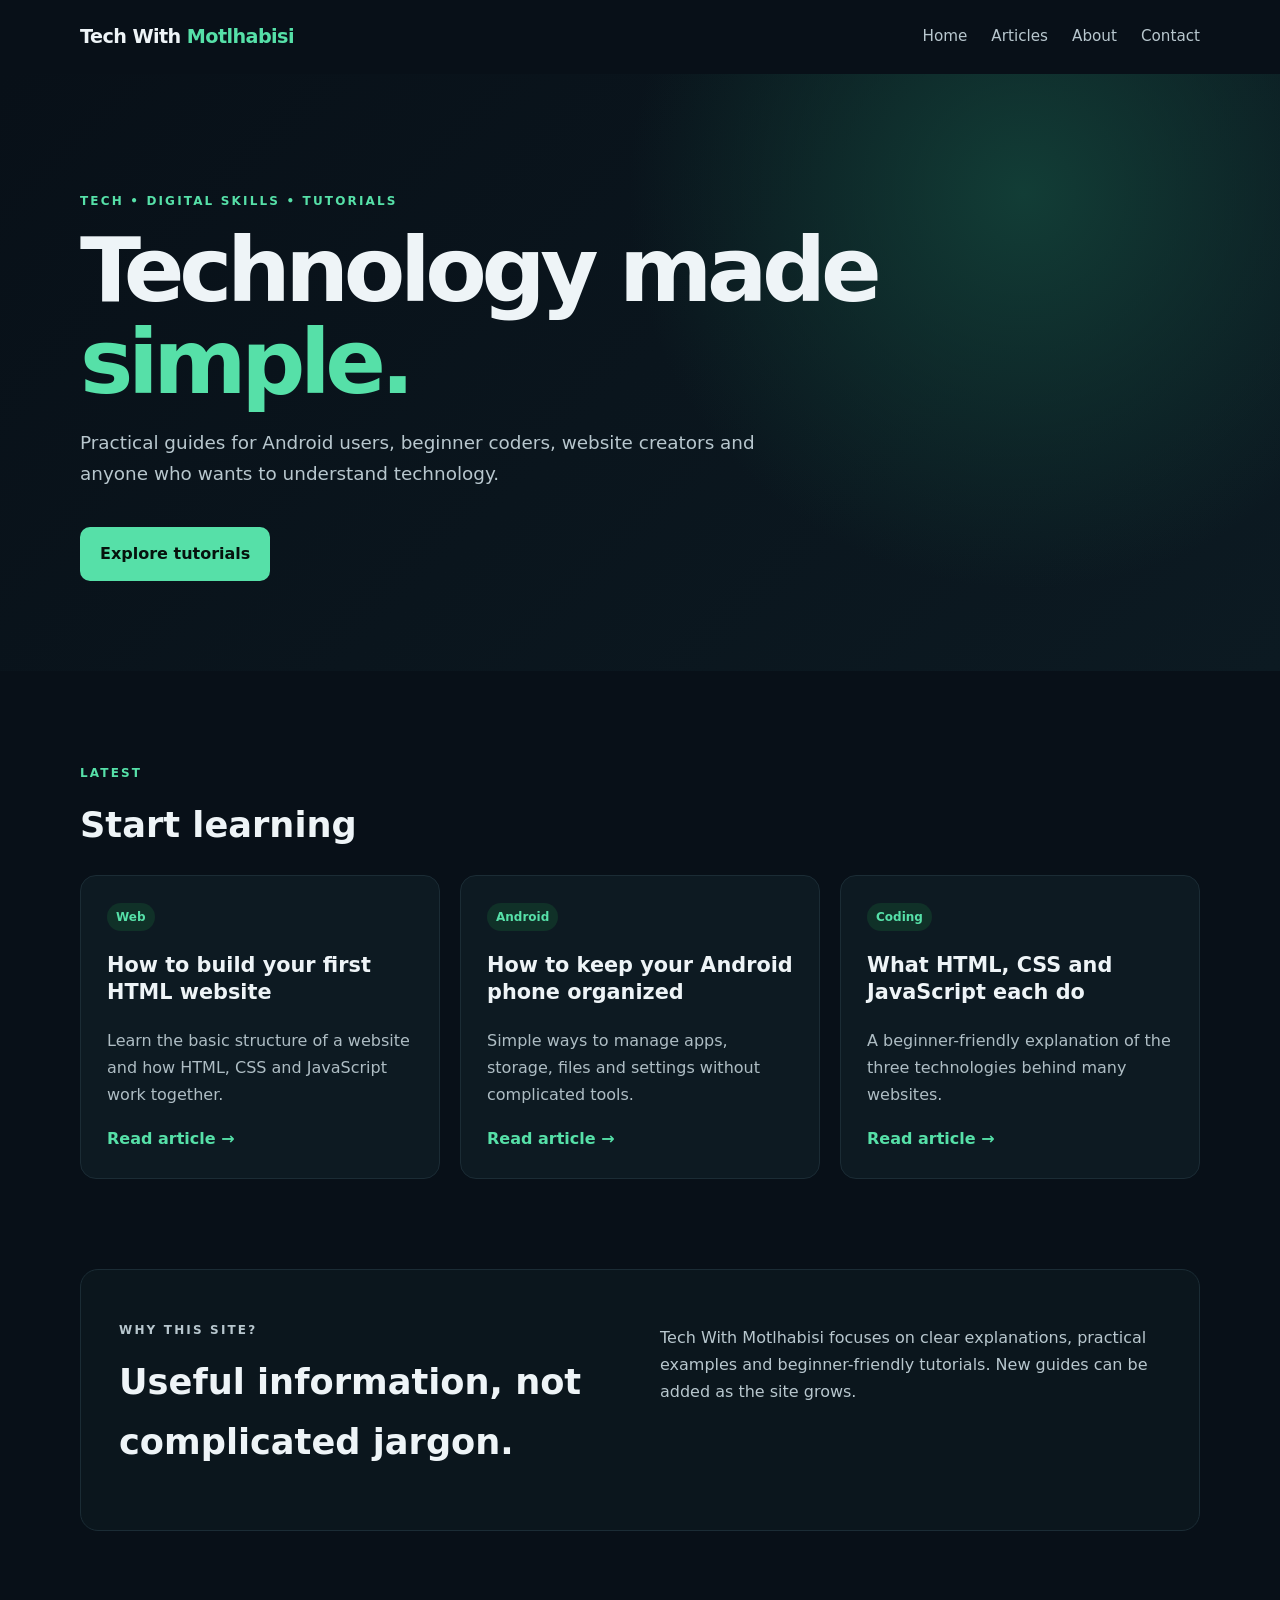
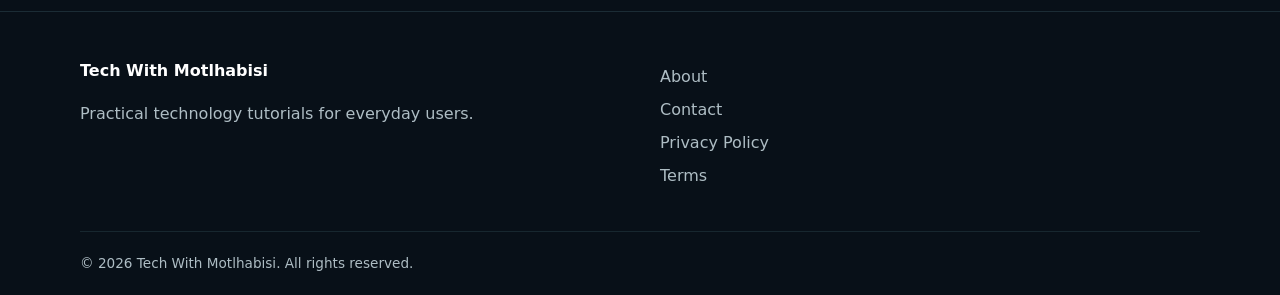
<file: index.html>
<!doctype html>
<html lang="en">
<head><script async src="https://pagead2.googlesyndication.com/pagead/js/adsbygoogle.js?client=ca-pub-4060736696320559"
     crossorigin="anonymous"></script>
  <meta charset="utf-8">
  <meta name="viewport" content="width=device-width, initial-scale=1">
  <meta name="description" content="Tech With Motlhabisi — practical technology, Android, coding and website tutorials for beginners.">
  <meta name="robots" content="index,follow">
  <title>Tech With Motlhabisi | Practical Tech Tutorials</title>
  <!-- AdSense verification code goes here after Google gives you YOUR code. -->
  <link rel="stylesheet" href="style.css">
</head>
<body>
<header>
  <div class="wrap nav">
    <a class="brand" href="index.html">Tech With <span>Motlhabisi</span></a>
    <button class="menu" aria-label="Open menu">☰</button>
    <nav>
      <a href="index.html">Home</a><a href="articles.html">Articles</a><a href="about.html">About</a><a href="contact.html">Contact</a>
    </nav>
  </div>
</header>

<main>
<section class="hero">
  <div class="wrap">
    <p class="eyebrow">TECH • DIGITAL SKILLS • TUTORIALS</p>
    <h1>Technology made <span>simple.</span></h1>
    <p class="lead">Practical guides for Android users, beginner coders, website creators and anyone who wants to understand technology.</p>
    <a class="btn" href="articles.html">Explore tutorials</a>
  </div>
</section>

<section class="wrap section">
  <div class="section-head"><div><p class="eyebrow">LATEST</p><h2>Start learning</h2></div></div>
  <div class="cards">
    <article class="card"><span class="tag">Web</span><h3>How to build your first HTML website</h3><p>Learn the basic structure of a website and how HTML, CSS and JavaScript work together.</p><a href="article-html.html">Read article →</a></article>
    <article class="card"><span class="tag">Android</span><h3>How to keep your Android phone organized</h3><p>Simple ways to manage apps, storage, files and settings without complicated tools.</p><a href="article-android.html">Read article →</a></article>
    <article class="card"><span class="tag">Coding</span><h3>What HTML, CSS and JavaScript each do</h3><p>A beginner-friendly explanation of the three technologies behind many websites.</p><a href="article-web-stack.html">Read article →</a></article>
  </div>
</section>

<section class="wrap feature">
  <div><p class="eyebrow">WHY THIS SITE?</p><h2>Useful information, not complicated jargon.</h2></div>
  <p>Tech With Motlhabisi focuses on clear explanations, practical examples and beginner-friendly tutorials. New guides can be added as the site grows.</p>
</section>
</main>

<footer><div class="wrap footer-grid">
  <div><strong>Tech With Motlhabisi</strong><p>Practical technology tutorials for everyday users.</p></div>
  <div><a href="about.html">About</a><a href="contact.html">Contact</a><a href="privacy.html">Privacy Policy</a><a href="terms.html">Terms</a></div>
</div><div class="wrap copyright">© 2026 Tech With Motlhabisi. All rights reserved.</div></footer>
<script src="script.js"></script>
</body></html>
</file>
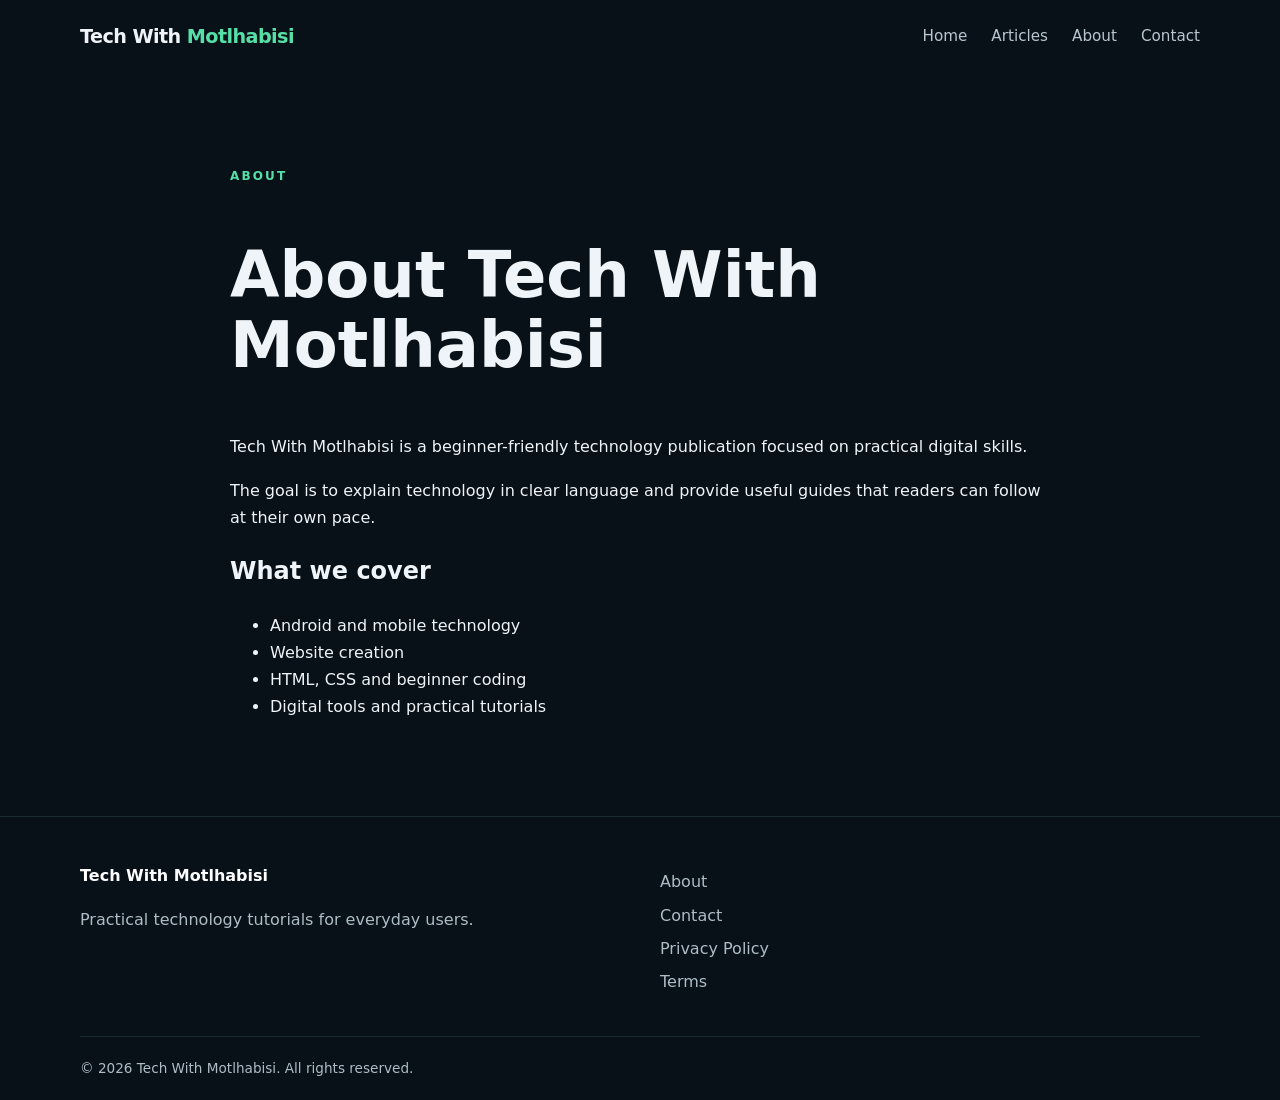
<file: about.html>
<!doctype html><html lang="en"><head><script async src="https://pagead2.googlesyndication.com/pagead/js/adsbygoogle.js?client=ca-pub-4060736696320559"
     crossorigin="anonymous"></script><meta charset="utf-8"><meta name="viewport" content="width=device-width,initial-scale=1"><meta name="description" content="About Tech With Motlhabisi."><title>About | Tech With Motlhabisi</title><link rel="stylesheet" href="style.css"></head><body>
<header><div class="wrap nav"><a class="brand" href="index.html">Tech With <span>Motlhabisi</span></a><button class="menu">☰</button><nav><a href="index.html">Home</a><a href="articles.html">Articles</a><a href="about.html">About</a><a href="contact.html">Contact</a></nav></div></header>
<main><section class="wrap page narrow"><p class="eyebrow">ABOUT</p><h1>About Tech With Motlhabisi</h1><p>Tech With Motlhabisi is a beginner-friendly technology publication focused on practical digital skills.</p><p>The goal is to explain technology in clear language and provide useful guides that readers can follow at their own pace.</p><h2>What we cover</h2><ul><li>Android and mobile technology</li><li>Website creation</li><li>HTML, CSS and beginner coding</li><li>Digital tools and practical tutorials</li></ul></section></main>
<footer><div class="wrap footer-grid"><div><strong>Tech With Motlhabisi</strong><p>Practical technology tutorials for everyday users.</p></div><div><a href="about.html">About</a><a href="contact.html">Contact</a><a href="privacy.html">Privacy Policy</a><a href="terms.html">Terms</a></div></div><div class="wrap copyright">© 2026 Tech With Motlhabisi. All rights reserved.</div></footer><script src="script.js"></script></body></html>
</file>
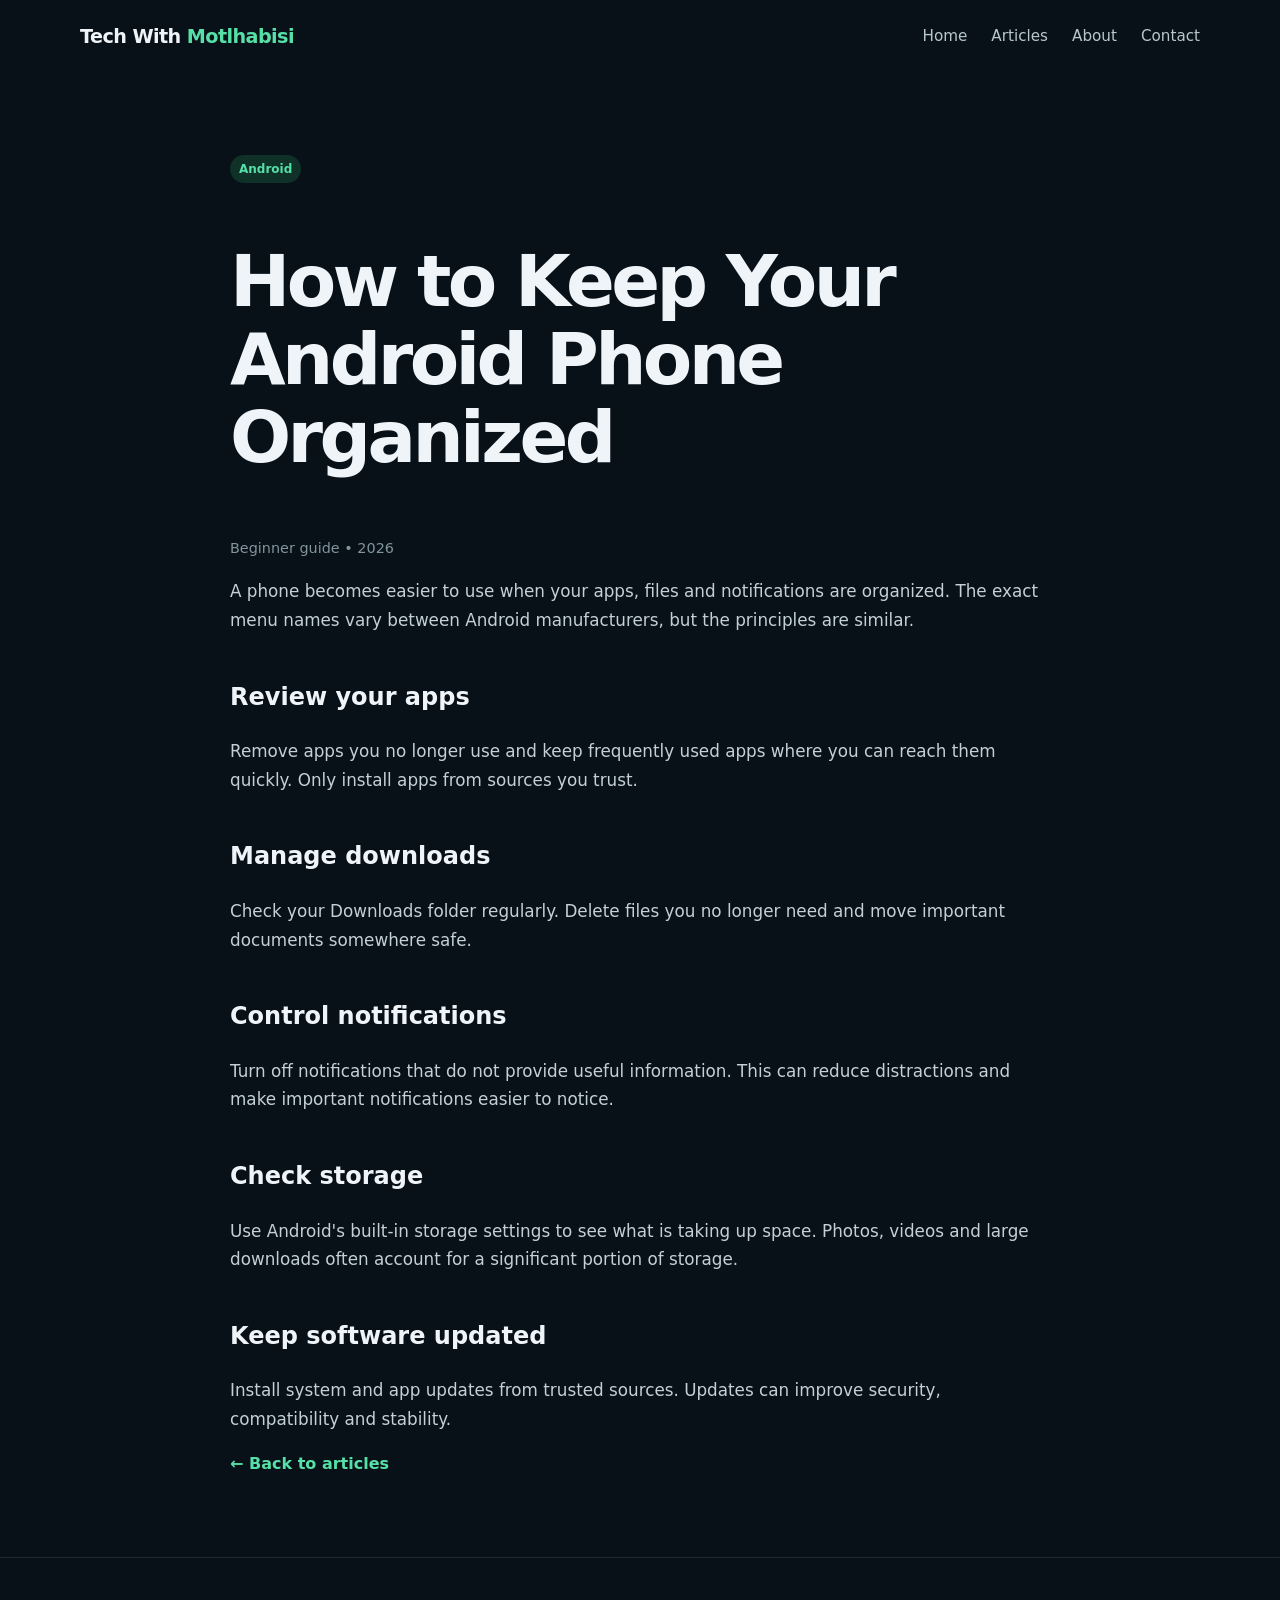
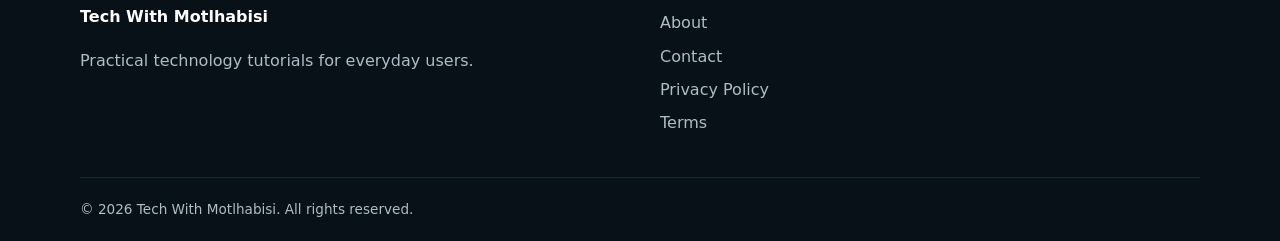
<file: article-android.html>
<!doctype html><html lang="en"><head><script async src="https://pagead2.googlesyndication.com/pagead/js/adsbygoogle.js?client=ca-pub-4060736696320559"
     crossorigin="anonymous"></script><meta charset="utf-8"><meta name="viewport" content="width=device-width,initial-scale=1"><meta name="description" content="Simple Android organization tips for beginners."><title>How to Keep Your Android Phone Organized | Tech With Motlhabisi</title><link rel="stylesheet" href="style.css"></head><body>
<header><div class="wrap nav"><a class="brand" href="index.html">Tech With <span>Motlhabisi</span></a><button class="menu">☰</button><nav><a href="index.html">Home</a><a href="articles.html">Articles</a><a href="about.html">About</a><a href="contact.html">Contact</a></nav></div></header>
<main><article class="wrap post"><span class="tag">Android</span><h1>How to Keep Your Android Phone Organized</h1><p class="muted">Beginner guide • 2026</p>
<p>A phone becomes easier to use when your apps, files and notifications are organized. The exact menu names vary between Android manufacturers, but the principles are similar.</p>
<h2>Review your apps</h2><p>Remove apps you no longer use and keep frequently used apps where you can reach them quickly. Only install apps from sources you trust.</p>
<h2>Manage downloads</h2><p>Check your Downloads folder regularly. Delete files you no longer need and move important documents somewhere safe.</p>
<h2>Control notifications</h2><p>Turn off notifications that do not provide useful information. This can reduce distractions and make important notifications easier to notice.</p>
<h2>Check storage</h2><p>Use Android's built-in storage settings to see what is taking up space. Photos, videos and large downloads often account for a significant portion of storage.</p>
<h2>Keep software updated</h2><p>Install system and app updates from trusted sources. Updates can improve security, compatibility and stability.</p>
<a class="back" href="articles.html">← Back to articles</a></article></main>
<footer><div class="wrap footer-grid"><div><strong>Tech With Motlhabisi</strong><p>Practical technology tutorials for everyday users.</p></div><div><a href="about.html">About</a><a href="contact.html">Contact</a><a href="privacy.html">Privacy Policy</a><a href="terms.html">Terms</a></div></div><div class="wrap copyright">© 2026 Tech With Motlhabisi. All rights reserved.</div></footer><script src="script.js"></script></body></html>
</file>
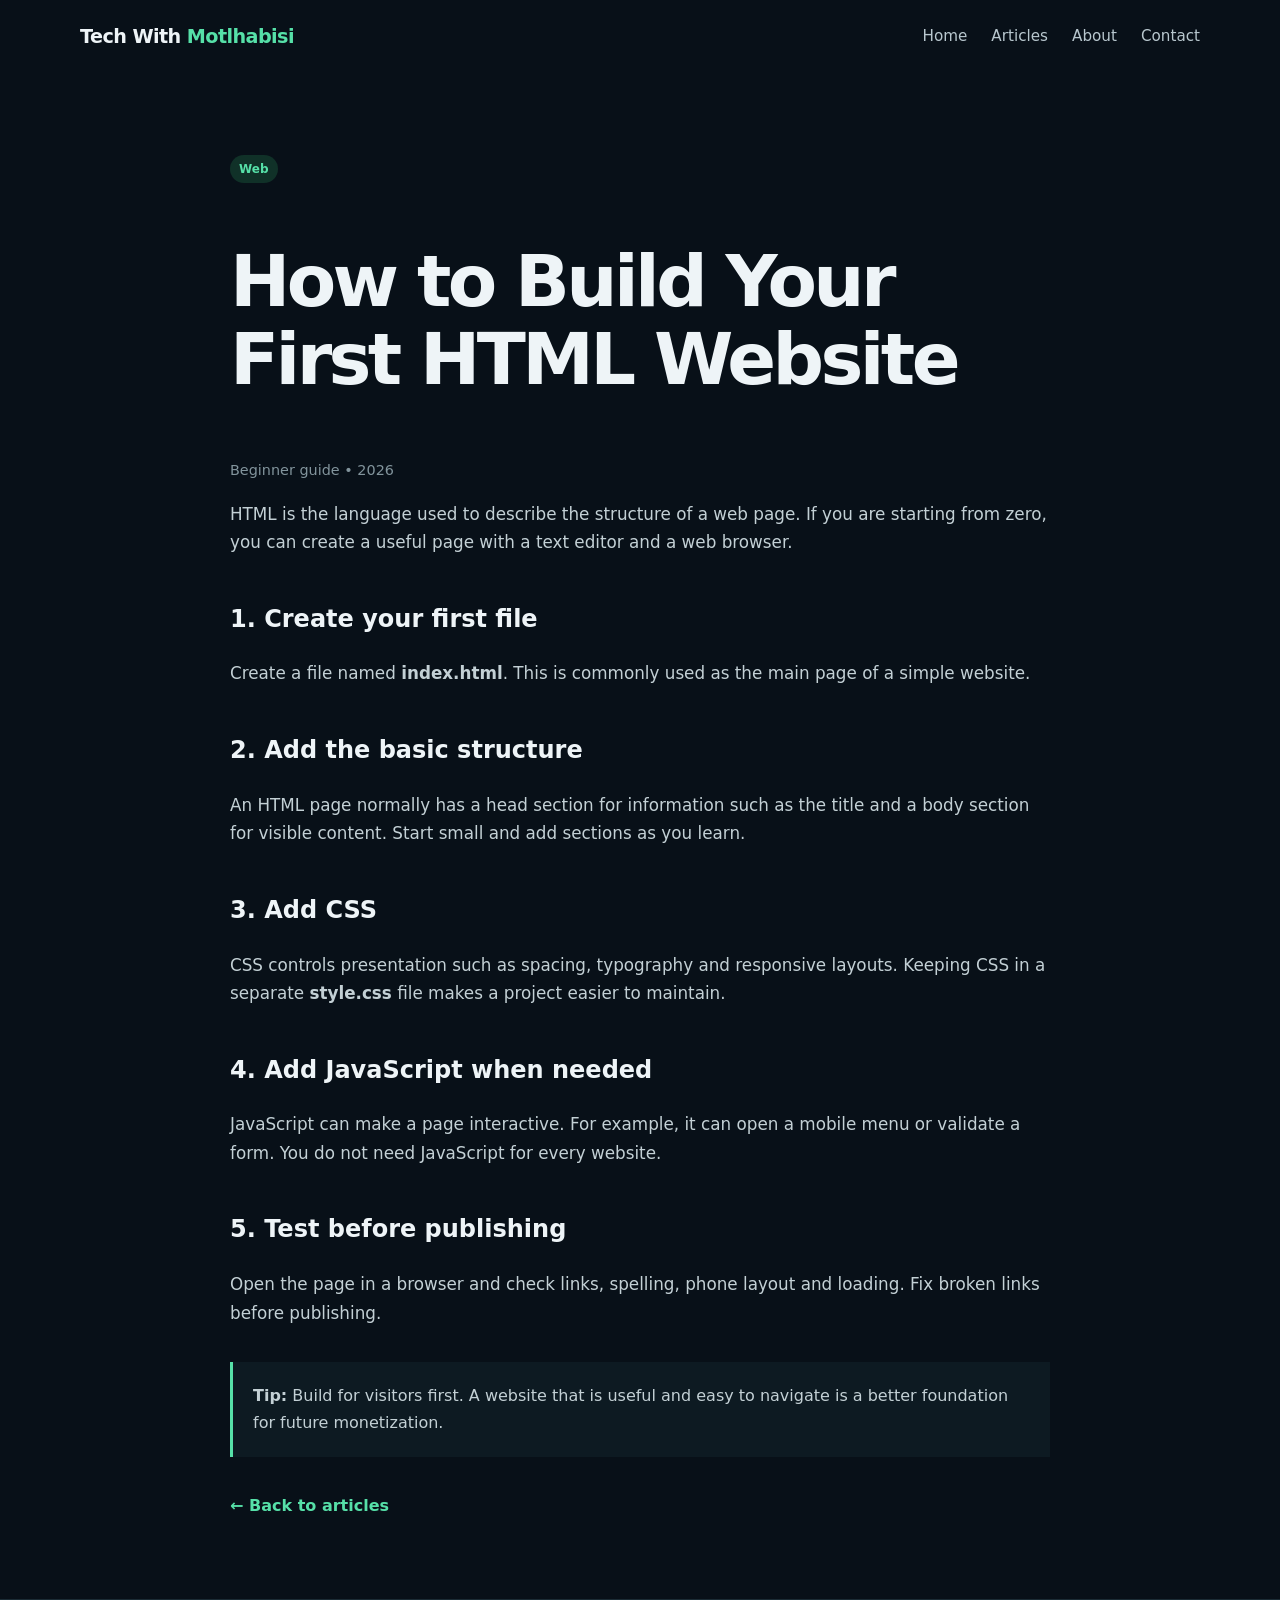
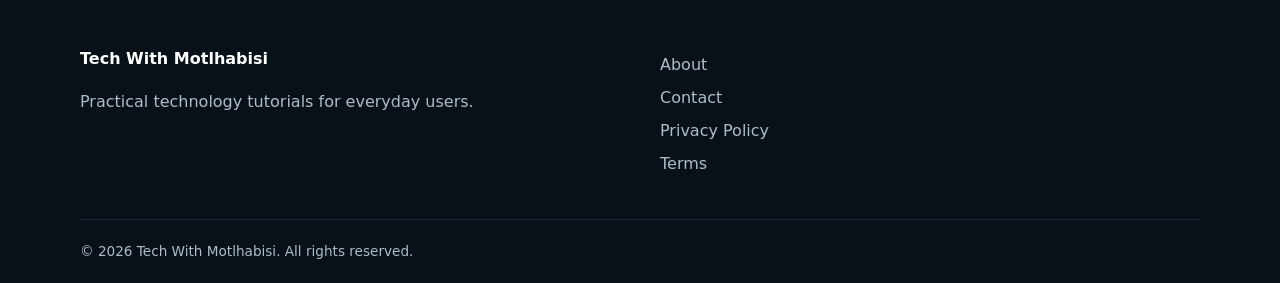
<file: article-html.html>
<!doctype html><html lang="en"><head><script async src="https://pagead2.googlesyndication.com/pagead/js/adsbygoogle.js?client=ca-pub-4060736696320559"
     crossorigin="anonymous"></script><meta charset="utf-8"><meta name="viewport" content="width=device-width,initial-scale=1"><meta name="description" content="A beginner guide to creating an HTML website."><title>How to Build Your First HTML Website | Tech With Motlhabisi</title><link rel="stylesheet" href="style.css"></head><body>
<header><div class="wrap nav"><a class="brand" href="index.html">Tech With <span>Motlhabisi</span></a><button class="menu">☰</button><nav><a href="index.html">Home</a><a href="articles.html">Articles</a><a href="about.html">About</a><a href="contact.html">Contact</a></nav></div></header>
<main><article class="wrap post"><span class="tag">Web</span><h1>How to Build Your First HTML Website</h1><p class="muted">Beginner guide • 2026</p>
<p>HTML is the language used to describe the structure of a web page. If you are starting from zero, you can create a useful page with a text editor and a web browser.</p>
<h2>1. Create your first file</h2><p>Create a file named <strong>index.html</strong>. This is commonly used as the main page of a simple website.</p>
<h2>2. Add the basic structure</h2><p>An HTML page normally has a head section for information such as the title and a body section for visible content. Start small and add sections as you learn.</p>
<h2>3. Add CSS</h2><p>CSS controls presentation such as spacing, typography and responsive layouts. Keeping CSS in a separate <strong>style.css</strong> file makes a project easier to maintain.</p>
<h2>4. Add JavaScript when needed</h2><p>JavaScript can make a page interactive. For example, it can open a mobile menu or validate a form. You do not need JavaScript for every website.</p>
<h2>5. Test before publishing</h2><p>Open the page in a browser and check links, spelling, phone layout and loading. Fix broken links before publishing.</p>
<div class="notice"><strong>Tip:</strong> Build for visitors first. A website that is useful and easy to navigate is a better foundation for future monetization.</div>
<a class="back" href="articles.html">← Back to articles</a></article></main>
<footer><div class="wrap footer-grid"><div><strong>Tech With Motlhabisi</strong><p>Practical technology tutorials for everyday users.</p></div><div><a href="about.html">About</a><a href="contact.html">Contact</a><a href="privacy.html">Privacy Policy</a><a href="terms.html">Terms</a></div></div><div class="wrap copyright">© 2026 Tech With Motlhabisi. All rights reserved.</div></footer><script src="script.js"></script></body></html>
</file>
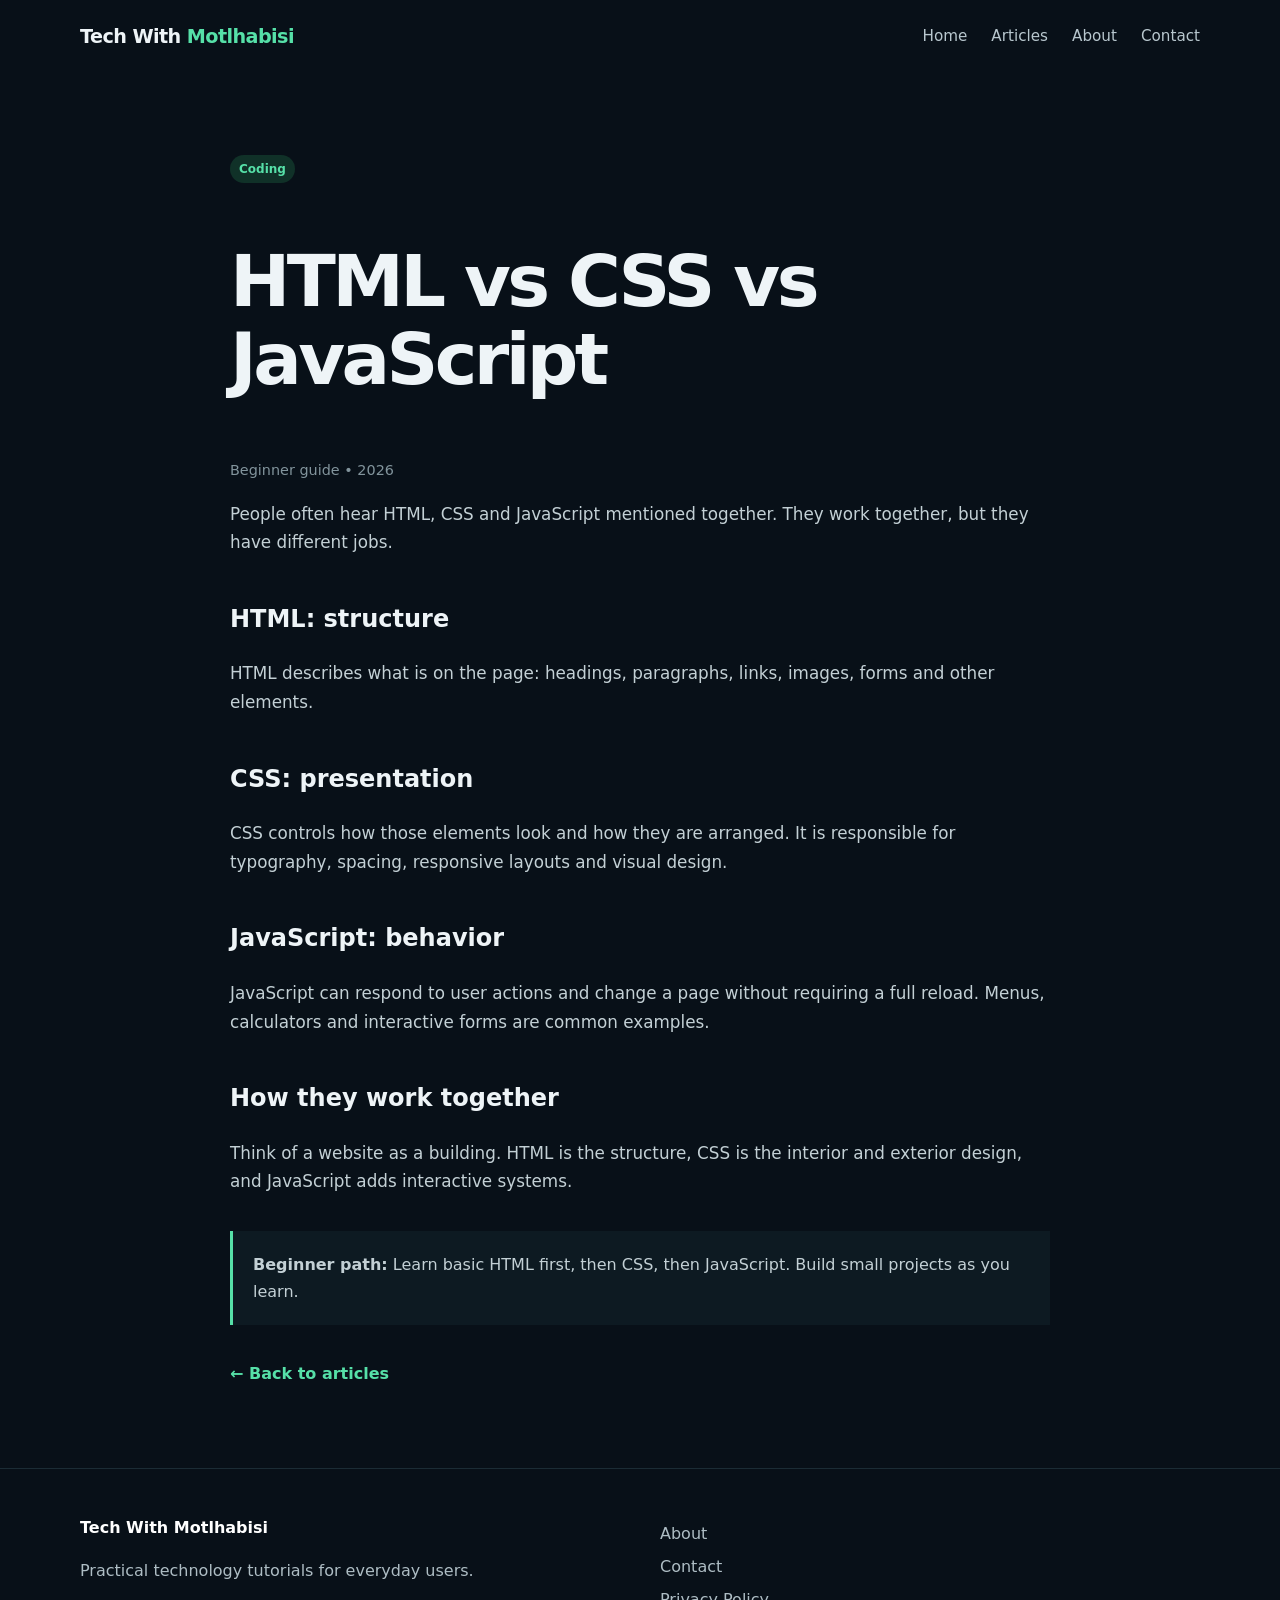
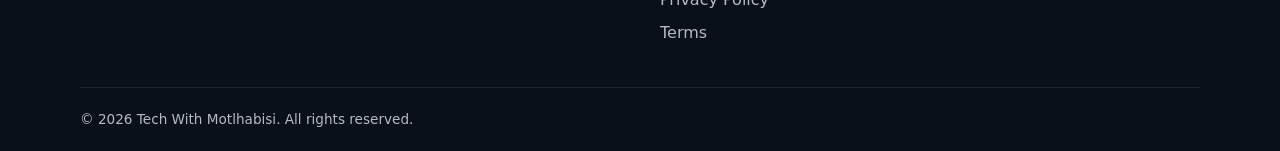
<file: article-web-stack.html>
<!doctype html><html lang="en"><head><script async src="https://pagead2.googlesyndication.com/pagead/js/adsbygoogle.js?client=ca-pub-4060736696320559"
     crossorigin="anonymous"></script><meta charset="utf-8"><meta name="viewport" content="width=device-width,initial-scale=1"><meta name="description" content="Understand HTML, CSS and JavaScript in simple terms."><title>HTML vs CSS vs JavaScript | Tech With Motlhabisi</title><link rel="stylesheet" href="style.css"></head><body>
<header><div class="wrap nav"><a class="brand" href="index.html">Tech With <span>Motlhabisi</span></a><button class="menu">☰</button><nav><a href="index.html">Home</a><a href="articles.html">Articles</a><a href="about.html">About</a><a href="contact.html">Contact</a></nav></div></header>
<main><article class="wrap post"><span class="tag">Coding</span><h1>HTML vs CSS vs JavaScript</h1><p class="muted">Beginner guide • 2026</p>
<p>People often hear HTML, CSS and JavaScript mentioned together. They work together, but they have different jobs.</p>
<h2>HTML: structure</h2><p>HTML describes what is on the page: headings, paragraphs, links, images, forms and other elements.</p>
<h2>CSS: presentation</h2><p>CSS controls how those elements look and how they are arranged. It is responsible for typography, spacing, responsive layouts and visual design.</p>
<h2>JavaScript: behavior</h2><p>JavaScript can respond to user actions and change a page without requiring a full reload. Menus, calculators and interactive forms are common examples.</p>
<h2>How they work together</h2><p>Think of a website as a building. HTML is the structure, CSS is the interior and exterior design, and JavaScript adds interactive systems.</p>
<div class="notice"><strong>Beginner path:</strong> Learn basic HTML first, then CSS, then JavaScript. Build small projects as you learn.</div>
<a class="back" href="articles.html">← Back to articles</a></article></main>
<footer><div class="wrap footer-grid"><div><strong>Tech With Motlhabisi</strong><p>Practical technology tutorials for everyday users.</p></div><div><a href="about.html">About</a><a href="contact.html">Contact</a><a href="privacy.html">Privacy Policy</a><a href="terms.html">Terms</a></div></div><div class="wrap copyright">© 2026 Tech With Motlhabisi. All rights reserved.</div></footer><script src="script.js"></script></body></html>
</file>
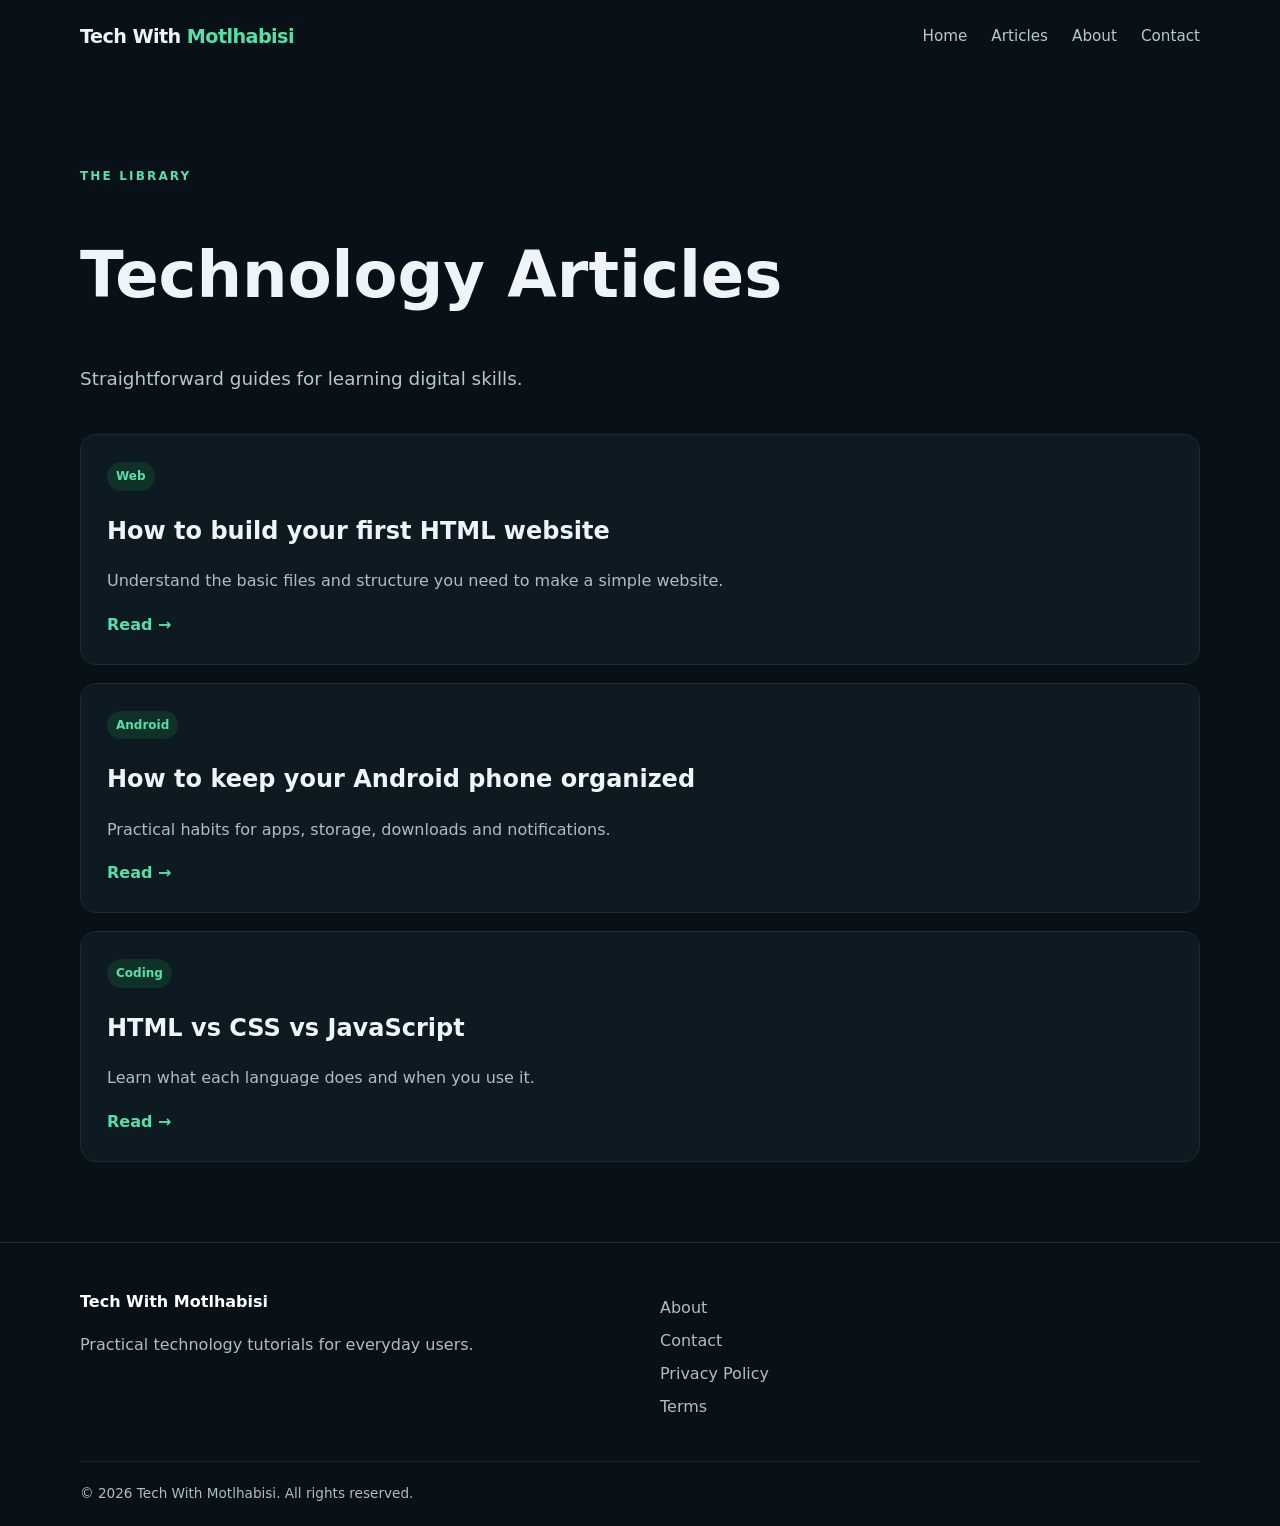
<file: articles.html>
<!doctype html><html lang="en"><head><script async src="https://pagead2.googlesyndication.com/pagead/js/adsbygoogle.js?client=ca-pub-4060736696320559"
     crossorigin="anonymous"></script><meta charset="utf-8"><meta name="viewport" content="width=device-width,initial-scale=1"><meta name="description" content="Technology tutorials from Tech With Motlhabisi."><title>Articles | Tech With Motlhabisi</title><link rel="stylesheet" href="style.css"></head><body>
<header><div class="wrap nav"><a class="brand" href="index.html">Tech With <span>Motlhabisi</span></a><button class="menu">☰</button><nav><a href="index.html">Home</a><a href="articles.html">Articles</a><a href="about.html">About</a><a href="contact.html">Contact</a></nav></div></header>
<main><section class="wrap page"><p class="eyebrow">THE LIBRARY</p><h1>Technology Articles</h1><p class="lead">Straightforward guides for learning digital skills.</p>
<div class="article-list">
<article class="list-card"><span class="tag">Web</span><h2>How to build your first HTML website</h2><p>Understand the basic files and structure you need to make a simple website.</p><a href="article-html.html">Read →</a></article>
<article class="list-card"><span class="tag">Android</span><h2>How to keep your Android phone organized</h2><p>Practical habits for apps, storage, downloads and notifications.</p><a href="article-android.html">Read →</a></article>
<article class="list-card"><span class="tag">Coding</span><h2>HTML vs CSS vs JavaScript</h2><p>Learn what each language does and when you use it.</p><a href="article-web-stack.html">Read →</a></article>
</div></section></main>
<footer><div class="wrap footer-grid"><div><strong>Tech With Motlhabisi</strong><p>Practical technology tutorials for everyday users.</p></div><div><a href="about.html">About</a><a href="contact.html">Contact</a><a href="privacy.html">Privacy Policy</a><a href="terms.html">Terms</a></div></div><div class="wrap copyright">© 2026 Tech With Motlhabisi. All rights reserved.</div></footer><script src="script.js"></script></body></html>
</file>
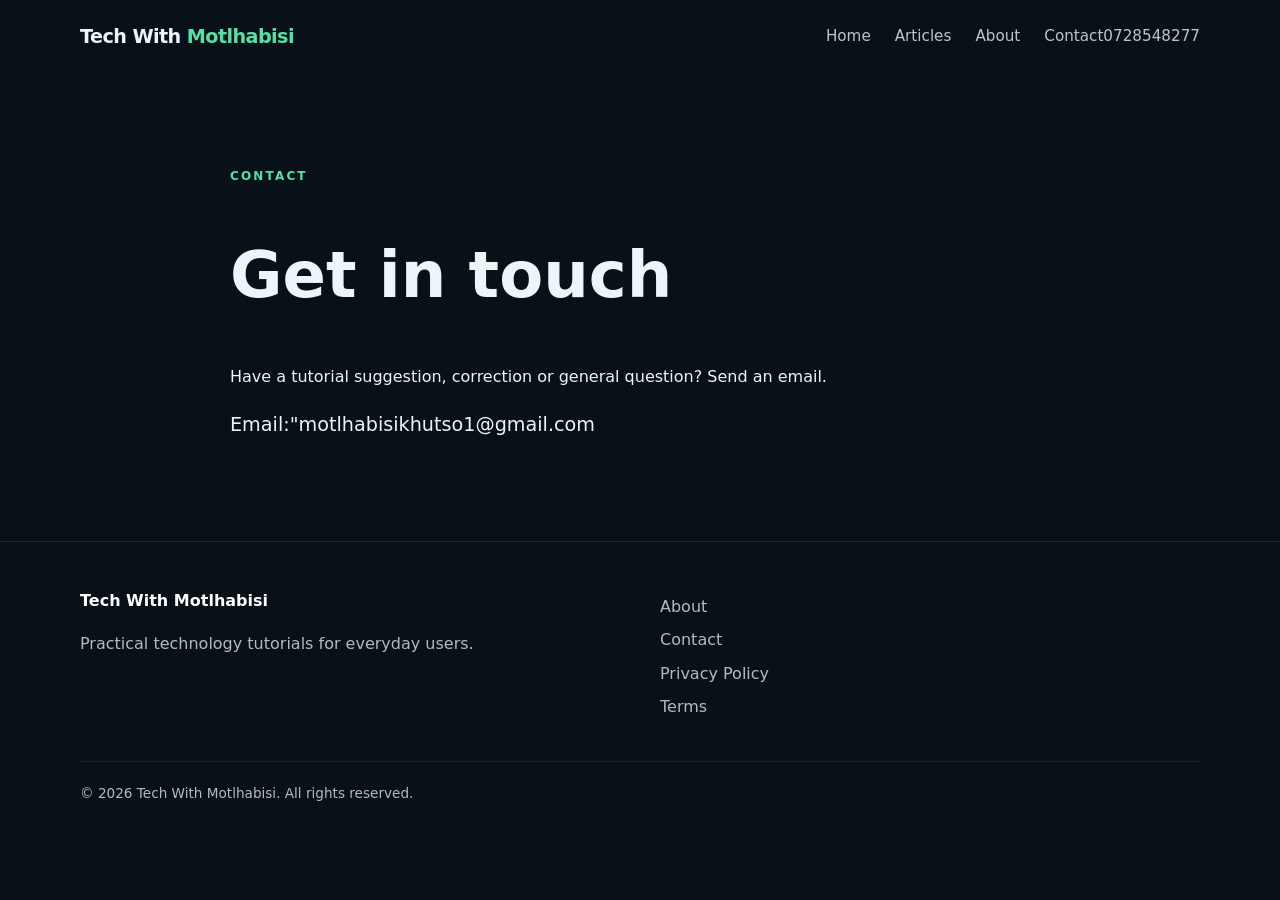
<file: contact.html>
<!doctype html><html lang="en"><head><script async src="https://pagead2.googlesyndication.com/pagead/js/adsbygoogle.js?client=ca-pub-4060736696320559"
     crossorigin="anonymous"></script><meta charset="utf-8"><meta name="viewport" content="width=device-width,initial-scale=1"><meta name="description" content="Contact Tech With Motlhabisi."><title>Contact | Tech With Motlhabisi</title><link rel="stylesheet" href="style.css"></head><body>
<header><div class="wrap nav"><a class="brand" href="index.html">Tech With <span>Motlhabisi</span></a><button class="menu">☰</button><nav><a href="index.html">Home</a><a href="articles.html">Articles</a><a href="about.html">About</a><a href="contact.html">Contact0728548277</a></nav></div></header>
<main><section class="wrap page narrow"><p class="eyebrow">CONTACT</p><h1>Get in touch</h1><p>Have a tutorial suggestion, correction or general question? Send an email.</p><p class="contact-email">Email:"motlhabisikhutso1@gmail.com</a></p><p class="muted"></p></section></main>
<footer><div class="wrap footer-grid"><div><strong>Tech With Motlhabisi</strong><p>Practical technology tutorials for everyday users.</p></div><div><a href="about.html">About</a><a href="contact.html">Contact</a><a href="privacy.html">Privacy Policy</a><a href="terms.html">Terms</a></div></div><div class="wrap copyright">© 2026 Tech With Motlhabisi. All rights reserved.</div></footer><script src="script.js"></script></body></html>
</file>
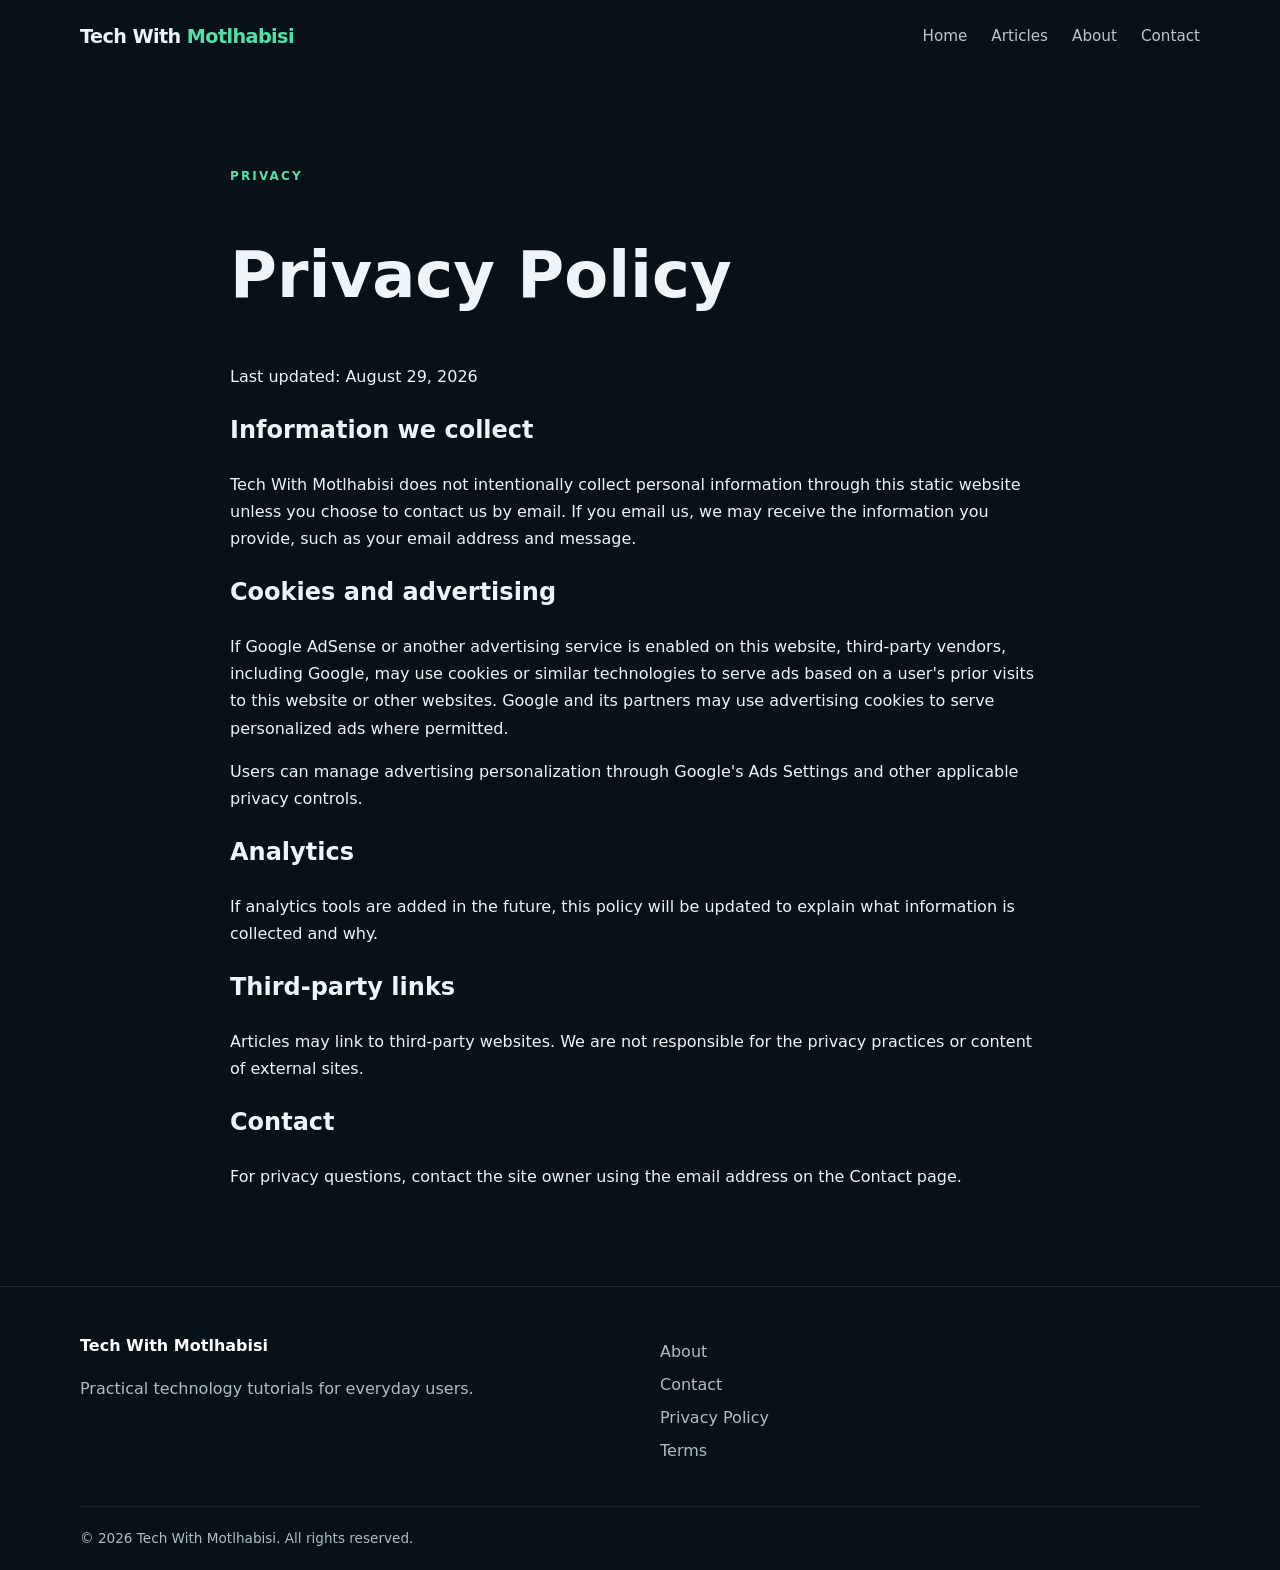
<file: privacy.html>
<!doctype html><html lang="en"><head><script async src="https://pagead2.googlesyndication.com/pagead/js/adsbygoogle.js?client=ca-pub-4060736696320559"
     crossorigin="anonymous"></script><meta charset="utf-8"><meta name="viewport" content="width=device-width,initial-scale=1"><meta name="description" content="Privacy Policy for Tech With Motlhabisi."><title>Privacy Policy | Tech With Motlhabisi</title><link rel="stylesheet" href="style.css"></head><body>
<header><div class="wrap nav"><a class="brand" href="index.html">Tech With <span>Motlhabisi</span></a><button class="menu">☰</button><nav><a href="index.html">Home</a><a href="articles.html">Articles</a><a href="about.html">About</a><a href="contact.html">Contact</a></nav></div></header>
<main><section class="wrap page narrow"><p class="eyebrow">PRIVACY</p><h1>Privacy Policy</h1><p>Last updated: August 29, 2026</p>
<h2>Information we collect</h2><p>Tech With Motlhabisi does not intentionally collect personal information through this static website unless you choose to contact us by email. If you email us, we may receive the information you provide, such as your email address and message.</p>
<h2>Cookies and advertising</h2><p>If Google AdSense or another advertising service is enabled on this website, third-party vendors, including Google, may use cookies or similar technologies to serve ads based on a user's prior visits to this website or other websites. Google and its partners may use advertising cookies to serve personalized ads where permitted.</p>
<p>Users can manage advertising personalization through Google's Ads Settings and other applicable privacy controls.</p>
<h2>Analytics</h2><p>If analytics tools are added in the future, this policy will be updated to explain what information is collected and why.</p>
<h2>Third-party links</h2><p>Articles may link to third-party websites. We are not responsible for the privacy practices or content of external sites.</p>
<h2>Contact</h2><p>For privacy questions, contact the site owner using the email address on the Contact page.</p>
</section></main>
<footer><div class="wrap footer-grid"><div><strong>Tech With Motlhabisi</strong><p>Practical technology tutorials for everyday users.</p></div><div><a href="about.html">About</a><a href="contact.html">Contact</a><a href="privacy.html">Privacy Policy</a><a href="terms.html">Terms</a></div></div><div class="wrap copyright">© 2026 Tech With Motlhabisi. All rights reserved.</div></footer><script src="script.js"></script></body></html>
</file>
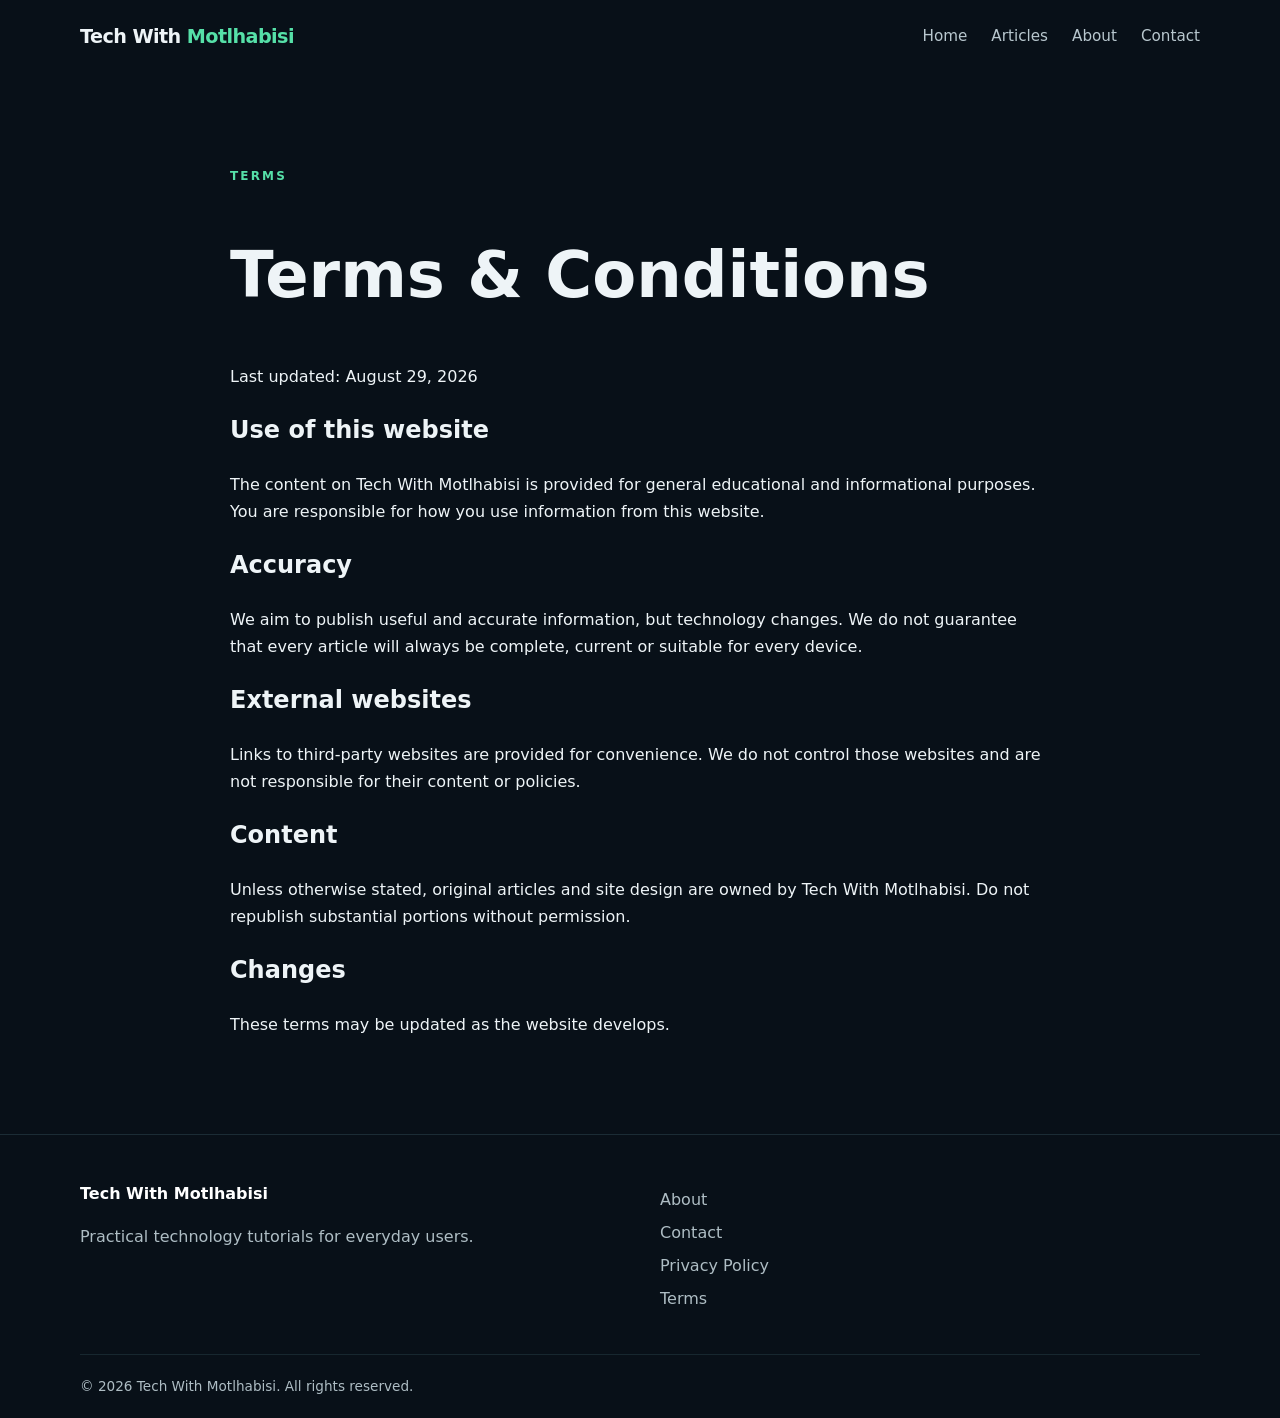
<file: terms.html>
<!doctype html><html lang="en"><head><meta charset="utf-8"><meta name="viewport" content="width=device-width,initial-scale=1"><meta name="description" content="Terms and Conditions for Tech With Motlhabisi."><title>Terms & Conditions | Tech With Motlhabisi</title><link rel="stylesheet" href="style.css"></head><body>
<header><div class="wrap nav"><a class="brand" href="index.html">Tech With <span>Motlhabisi</span></a><button class="menu">☰</button><nav><a href="index.html">Home</a><a href="articles.html">Articles</a><a href="about.html">About</a><a href="contact.html">Contact</a></nav></div></header>
<main><section class="wrap page narrow"><p class="eyebrow">TERMS</p><h1>Terms & Conditions</h1><p>Last updated: August 29, 2026</p><h2>Use of this website</h2><p>The content on Tech With Motlhabisi is provided for general educational and informational purposes. You are responsible for how you use information from this website.</p><h2>Accuracy</h2><p>We aim to publish useful and accurate information, but technology changes. We do not guarantee that every article will always be complete, current or suitable for every device.</p><h2>External websites</h2><p>Links to third-party websites are provided for convenience. We do not control those websites and are not responsible for their content or policies.</p><h2>Content</h2><p>Unless otherwise stated, original articles and site design are owned by Tech With Motlhabisi. Do not republish substantial portions without permission.</p><h2>Changes</h2><p>These terms may be updated as the website develops.</p></section></main>
<footer><div class="wrap footer-grid"><div><strong>Tech With Motlhabisi</strong><p>Practical technology tutorials for everyday users.</p></div><div><a href="about.html">About</a><a href="contact.html">Contact</a><a href="privacy.html">Privacy Policy</a><a href="terms.html">Terms</a></div></div><div class="wrap copyright">© 2026 Tech With Motlhabisi. All rights reserved.</div></footer><script src="script.js"></script></body></html>
</file>
<file: style.css>
*{box-sizing:border-box}html{scroll-behavior:smooth}body{margin:0;font-family:Inter,system-ui,-apple-system,BlinkMacSystemFont,"Segoe UI",sans-serif;background:#081018;color:#eef4f7;line-height:1.7}a{color:inherit}.wrap{width:min(1120px,92%);margin:auto}.nav{min-height:74px;display:flex;align-items:center;justify-content:space-between;gap:20px}.brand{font-size:1.2rem;font-weight:800;text-decoration:none;letter-spacing:-.03em}.brand span,.hero span{color:#56e0a8}nav{display:flex;gap:24px}nav a{text-decoration:none;color:#b8c7ce;font-size:.95rem}nav a:hover{color:#fff}.menu{display:none;background:none;border:0;color:#fff;font-size:1.5rem}.hero{padding:105px 0 90px;background:radial-gradient(circle at 80% 20%,#123d36 0,transparent 35%),linear-gradient(135deg,#081018,#0c1a22)}.eyebrow{font-size:.75rem;font-weight:800;letter-spacing:.18em;color:#56e0a8}.hero h1{font-size:clamp(2.7rem,7vw,5.8rem);line-height:1.02;letter-spacing:-.06em;max-width:800px;margin:14px 0}.lead{font-size:1.15rem;color:#b8c7ce;max-width:720px}.btn{display:inline-block;margin-top:20px;padding:13px 20px;background:#56e0a8;color:#06120d;text-decoration:none;font-weight:800;border-radius:10px}.section,.page{padding:80px 0}.section-head h2,.feature h2{font-size:2.2rem;margin:0 0 20px}.cards{display:grid;grid-template-columns:repeat(3,1fr);gap:20px}.card,.list-card{background:#0d1a22;border:1px solid #1b2c35;border-radius:16px;padding:26px}.card h3{font-size:1.3rem;line-height:1.3}.card p,.list-card p{color:#aebdc4}.card a,.list-card a{color:#56e0a8;text-decoration:none;font-weight:700}.tag{display:inline-block;color:#56e0a8;background:#103128;padding:4px 9px;border-radius:99px;font-size:.75rem;font-weight:800}.feature{margin:10px auto 80px;padding:38px;border:1px solid #1b2c35;border-radius:18px;background:#0b161d;display:grid;grid-template-columns:1fr 1fr;gap:40px}.feature p{color:#b8c7ce}.page h1{font-size:clamp(2.3rem,5vw,4rem);line-height:1.1}.article-list{display:grid;gap:18px;margin-top:40px}.list-card h2{margin-bottom:5px}.post{padding:80px 0;max-width:820px}.post h1{font-size:clamp(2.3rem,6vw,4.5rem);line-height:1.08;letter-spacing:-.05em}.post h2{margin-top:42px}.post p,.post li{color:#c3d0d5;font-size:1.05rem}.muted{color:#82949c!important;font-size:.9rem!important}.notice{margin:35px 0;padding:20px;border-left:3px solid #56e0a8;background:#0d1a22;color:#c3d0d5}.back{color:#56e0a8;text-decoration:none;font-weight:700}.narrow{max-width:820px}.contact-email{font-size:1.2rem}.contact-email a{color:#56e0a8}footer{border-top:1px solid #1b2c35;padding:45px 0 20px;color:#aebdc4}.footer-grid{display:grid;grid-template-columns:1fr 1fr;gap:40px}.footer-grid a{display:block;text-decoration:none;margin:6px 0}.footer-grid strong{color:#fff}.copyright{border-top:1px solid #17272f;margin-top:35px;padding-top:20px;font-size:.85rem}@media(max-width:760px){nav{display:none}.menu{display:block}.cards,.feature,.footer-grid{grid-template-columns:1fr}.hero{padding:75px 0}.section,.page,.post{padding:55px 0}.feature{margin-bottom:55px}.lead{font-size:1rem}}
</file>
